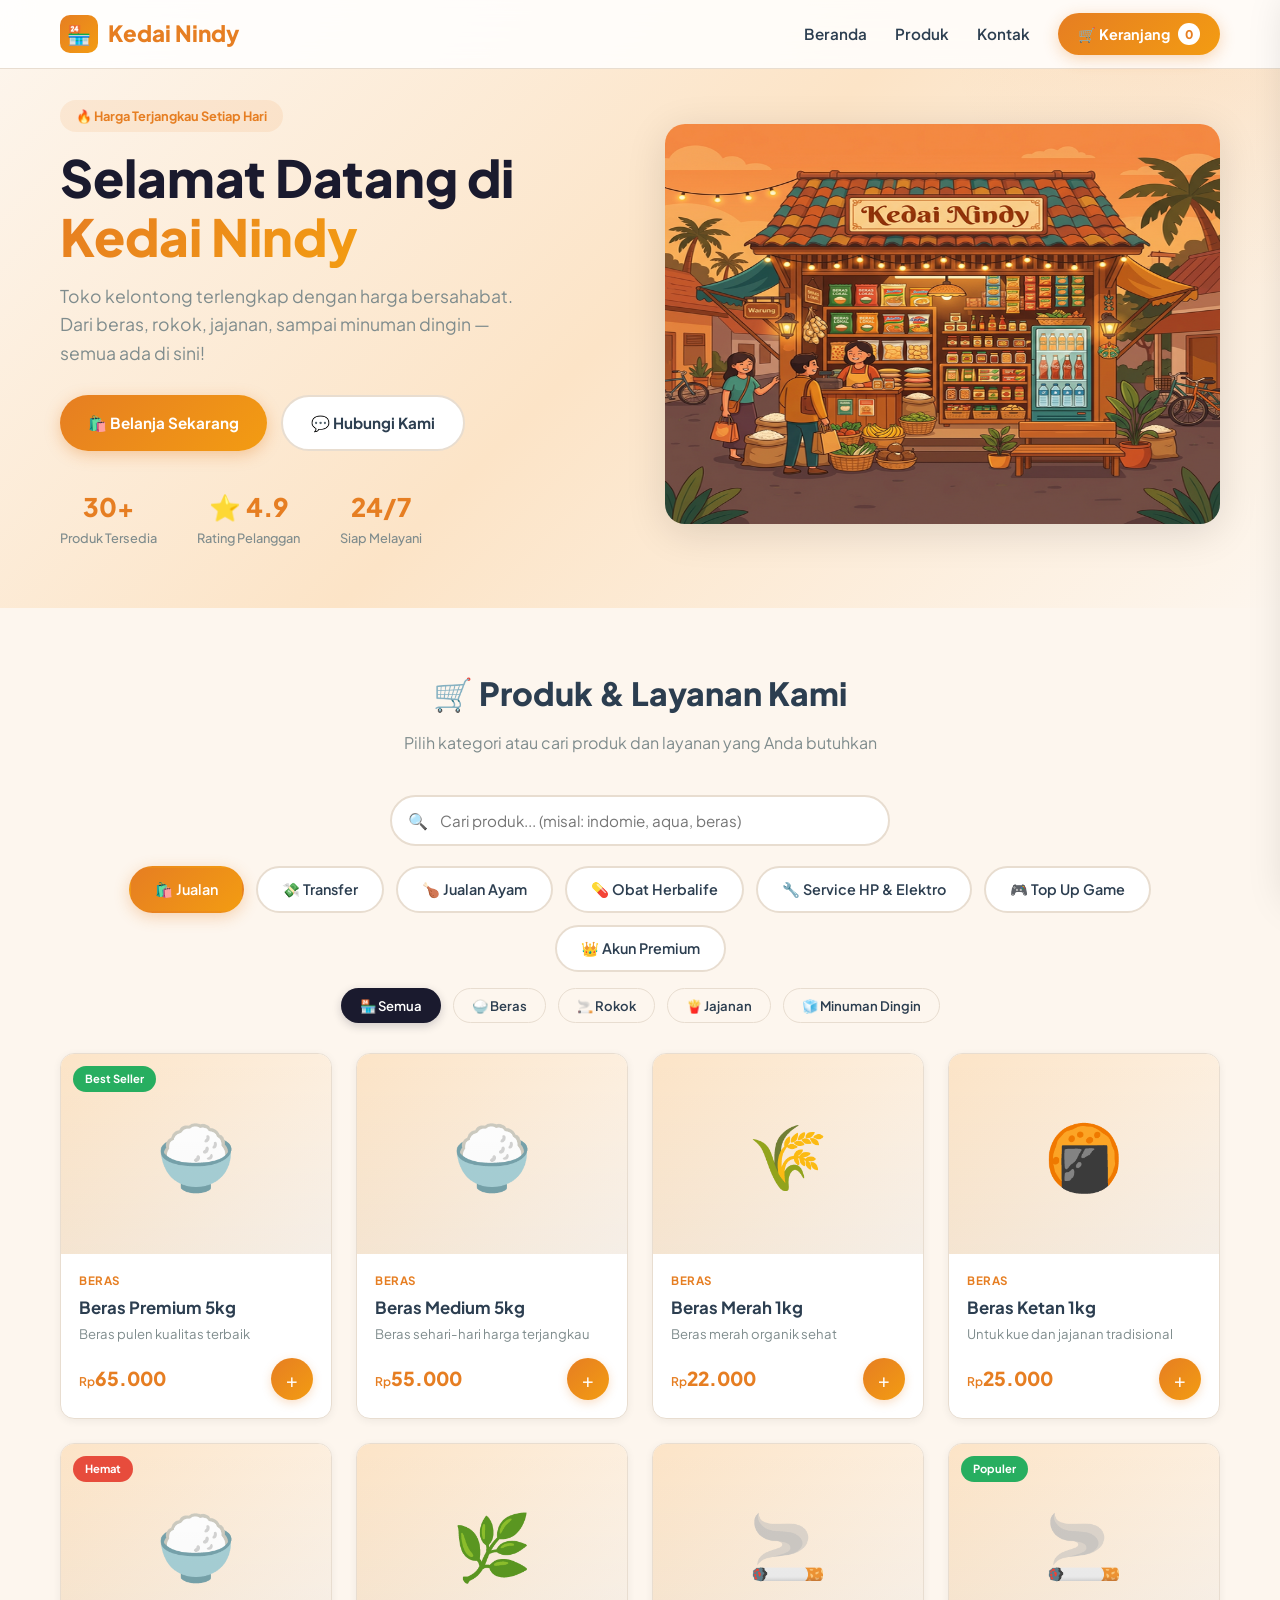
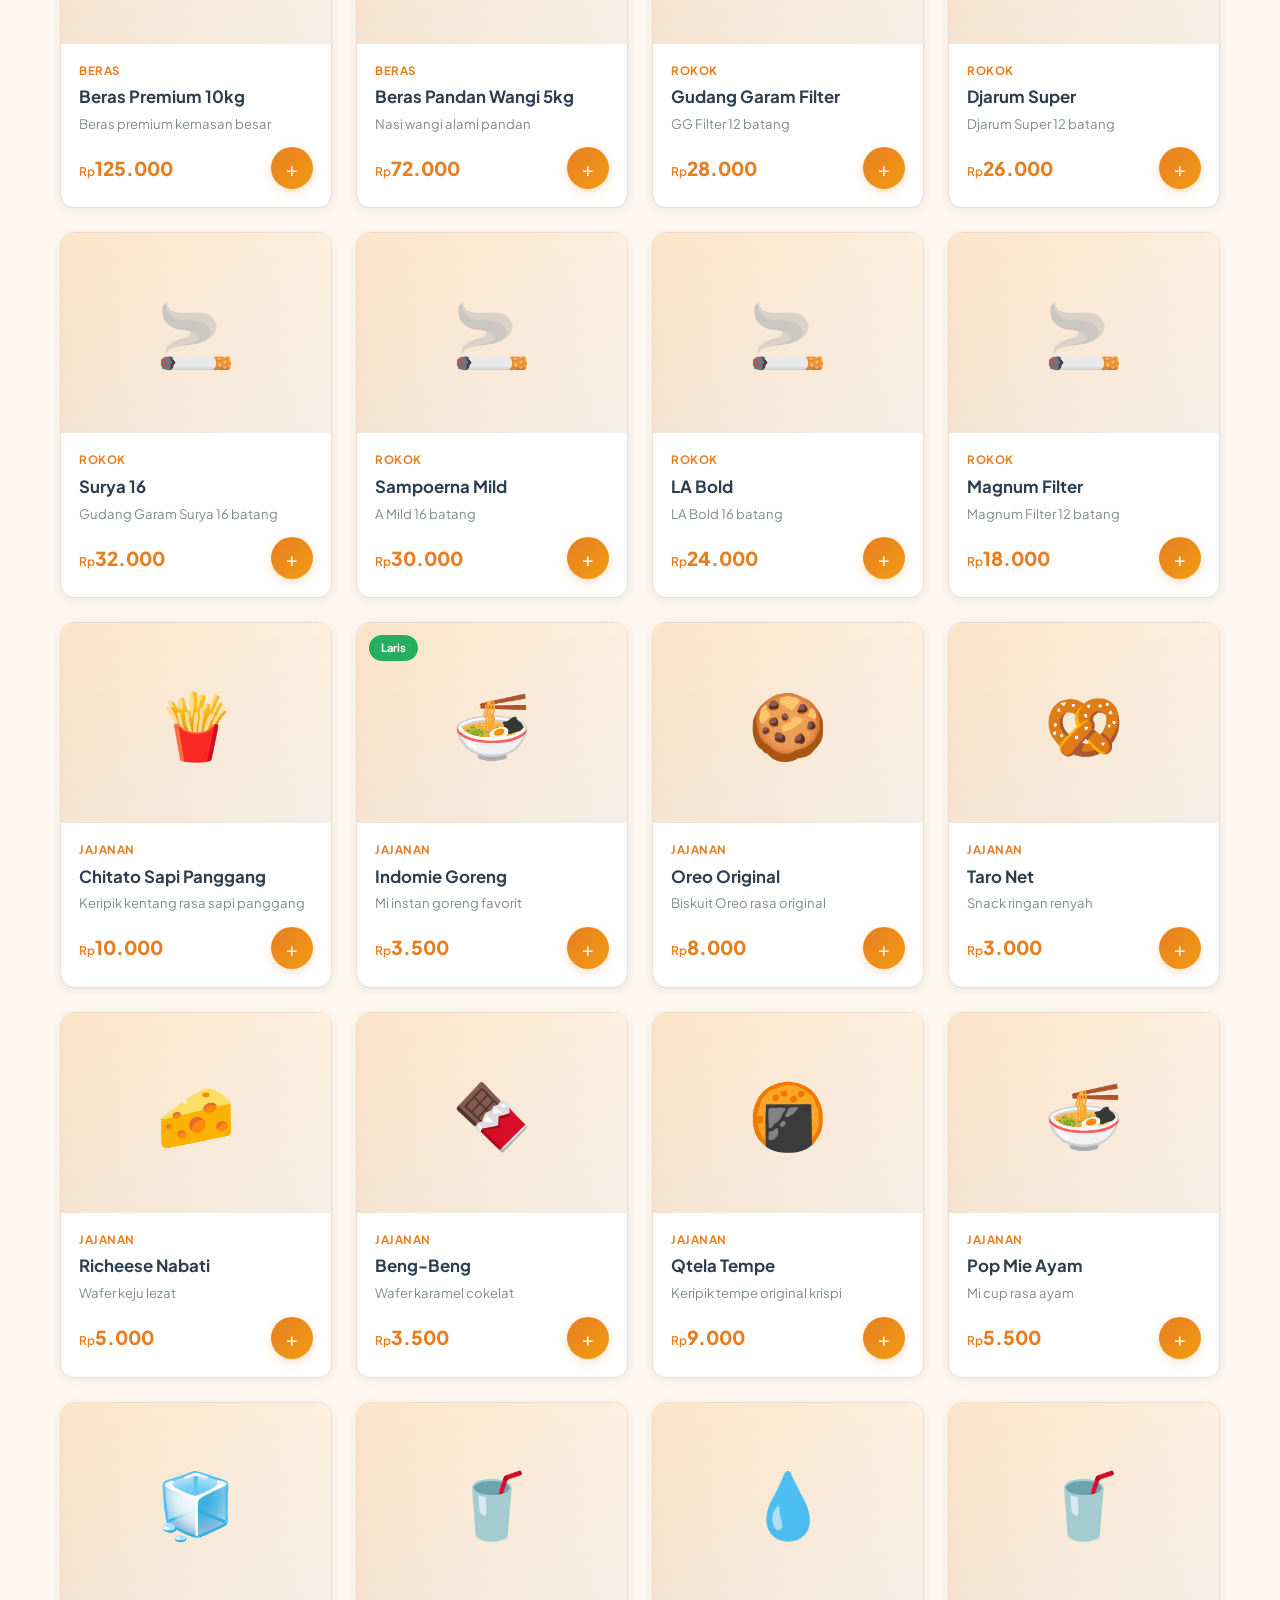
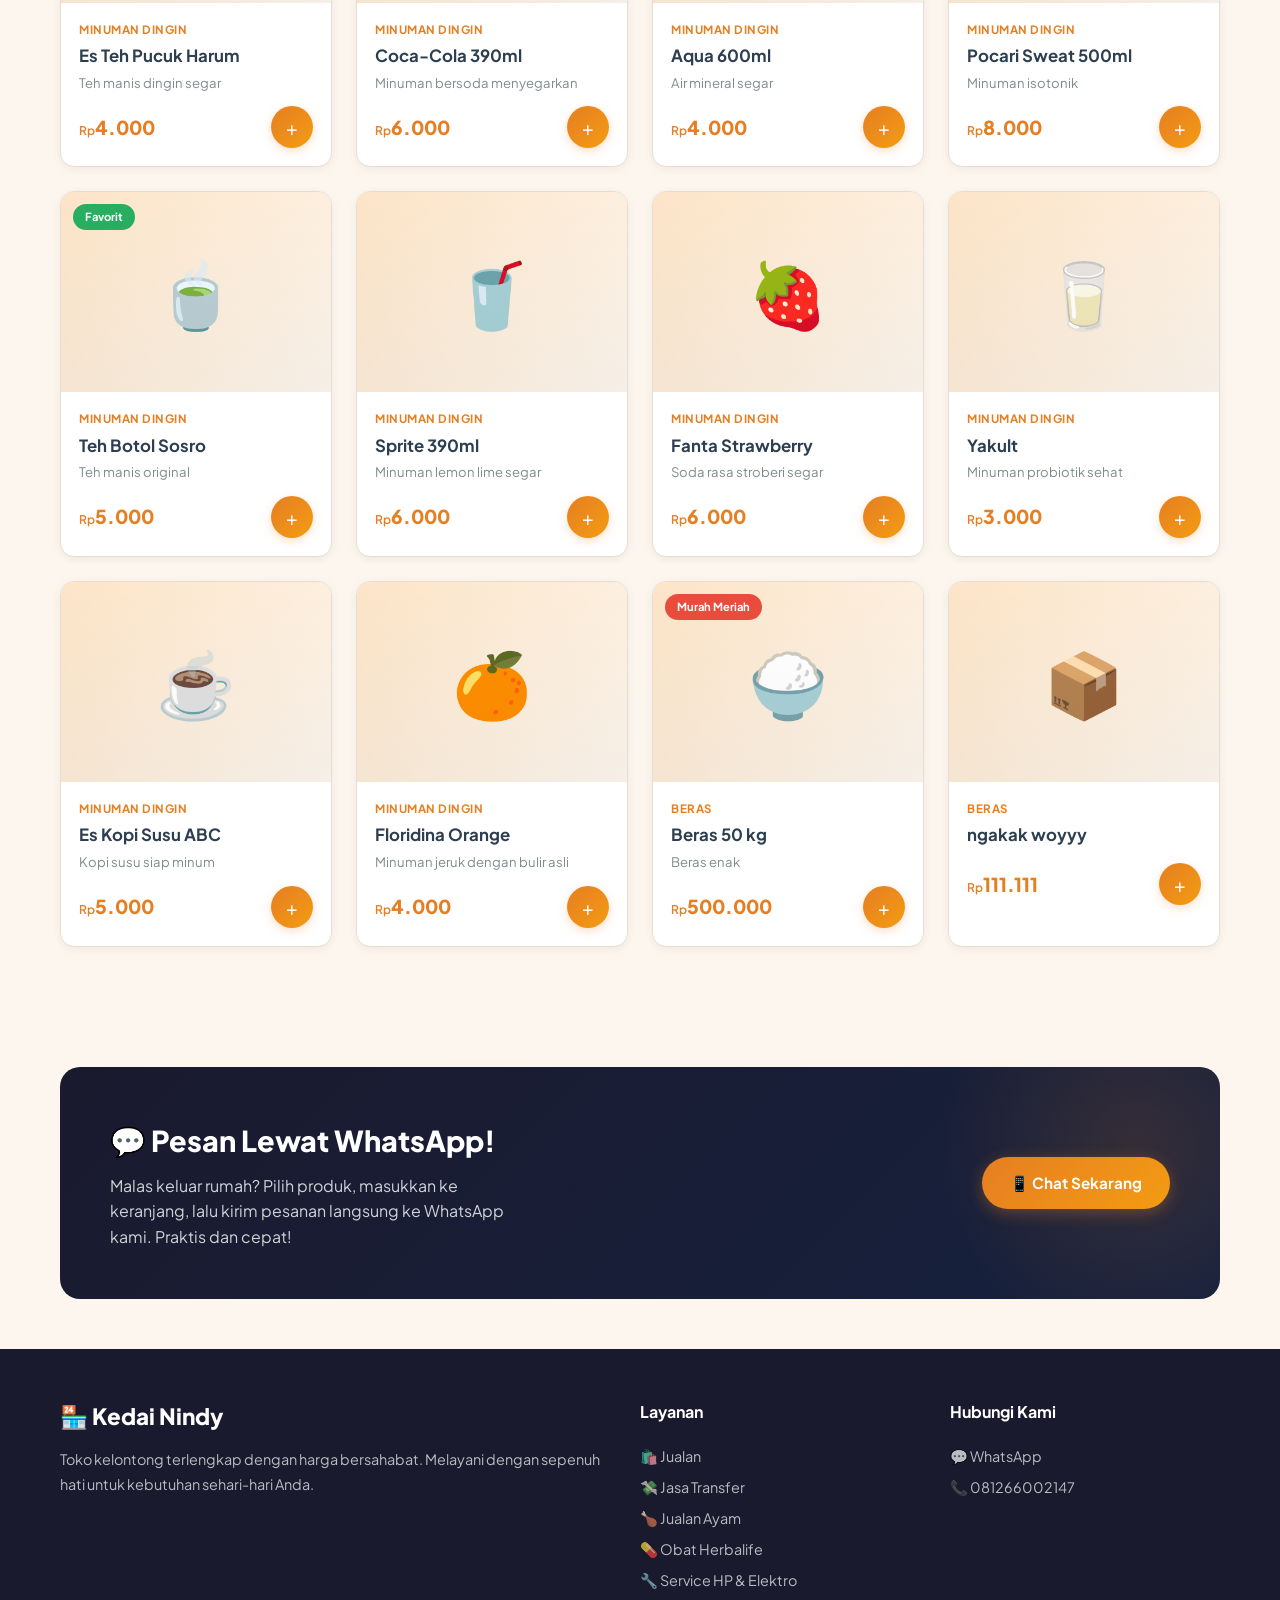
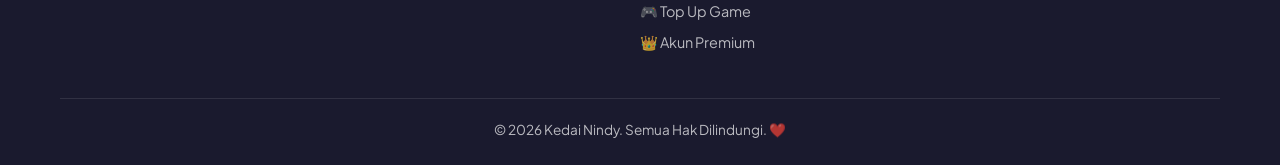
<file: index.html>
<!DOCTYPE html>
<html lang="id">

<head>
  <meta charset="UTF-8">
  <meta name="viewport" content="width=device-width, initial-scale=1.0">
  <title>Kedai Nindy - Toko Kelontong Terlengkap</title>
  <meta name="description"
    content="Kedai Nindy menyediakan beras, rokok, jajanan, minuman dingin, ayam potong, obat Herbalife, jasa transfer, dan service HP & elektronik. Pesan langsung via WhatsApp!">
  <meta name="keywords" content="kedai nindy, toko kelontong, warung, beras, rokok, jajanan, minuman dingin">
  <link rel="stylesheet" href="style.css">
  <link rel="icon"
    href="data:image/svg+xml,<svg xmlns='http://www.w3.org/2000/svg' viewBox='0 0 100 100'><text y='.9em' font-size='90'>🏪</text></svg>">
</head>

<body>

  <!-- ===== NAVBAR ===== -->
  <nav class="navbar" id="navbar">
    <div class="container">
      <a href="#" class="navbar-brand">
        <div class="brand-icon">🏪</div>
        Kedai Nindy
      </a>

      <button class="menu-toggle" onclick="toggleMobileMenu()" aria-label="Toggle menu">☰</button>

      <div class="navbar-links">
        <a href="#beranda">Beranda</a>
        <a href="#produk">Produk</a>
        <a href="#kontak">Kontak</a>
        <button class="cart-btn" onclick="openCart()" id="navCartBtn">
          🛒 Keranjang
          <span class="cart-count">0</span>
        </button>
      </div>
    </div>
  </nav>

  <!-- ===== HERO ===== -->
  <section class="hero" id="beranda">
    <div class="container">
      <div class="hero-content">
        <div class="hero-badge">🔥 Harga Terjangkau Setiap Hari</div>
        <h1>Selamat Datang di<br><span>Kedai Nindy</span></h1>
        <p>Toko kelontong terlengkap dengan harga bersahabat. Dari beras, rokok, jajanan, sampai minuman dingin — semua
          ada di sini!</p>
        <div class="hero-actions">
          <a href="#produk" class="btn btn-primary">🛍️ Belanja Sekarang</a>
          <a href="https://wa.me/6281266002147" target="_blank" class="btn btn-outline">💬 Hubungi Kami</a>
        </div>
        <div class="hero-stats">
          <div class="hero-stat">
            <div class="stat-number">30+</div>
            <div class="stat-label">Produk Tersedia</div>
          </div>
          <div class="hero-stat">
            <div class="stat-number">⭐ 4.9</div>
            <div class="stat-label">Rating Pelanggan</div>
          </div>
          <div class="hero-stat">
            <div class="stat-number">24/7</div>
            <div class="stat-label">Siap Melayani</div>
          </div>
        </div>
      </div>
      <div class="hero-image">
        <img src="hero-banner.png" alt="Kedai Nindy - Toko Kelontong Terlengkap" width="560" height="400">
      </div>
    </div>
  </section>

  <!-- ===== CATEGORIES + PRODUCTS ===== -->
  <section class="categories" id="produk">
    <div class="container">
      <div class="section-header">
        <h2>🛒 Produk & Layanan Kami</h2>
        <p>Pilih kategori atau cari produk dan layanan yang Anda butuhkan</p>
      </div>

      <!-- Search -->
      <div class="search-section">
        <div class="search-bar">
          <span class="search-icon">🔍</span>
          <input type="text" id="searchInput" placeholder="Cari produk... (misal: indomie, aqua, beras)"
            autocomplete="off">
        </div>
      </div>

      <!-- Main Category Tabs -->
      <div class="category-tabs main-tabs">
        <button class="category-tab active" data-category="jualan" onclick="setMainCategory('jualan')">🛍️
          Jualan</button>
        <button class="category-tab" data-category="transfer" onclick="setMainCategory('transfer')">💸 Transfer</button>
        <button class="category-tab" data-category="ayam" onclick="setMainCategory('ayam')">🍗 Jualan Ayam</button>
        <button class="category-tab" data-category="herbalife" onclick="setMainCategory('herbalife')">💊 Obat
          Herbalife</button>
        <button class="category-tab" data-category="service" onclick="setMainCategory('service')">🔧 Service HP &
          Elektro</button>
        <button class="category-tab" data-category="topup" onclick="setMainCategory('topup')">🎮 Top Up Game</button>
        <button class="category-tab" data-category="akun" onclick="setMainCategory('akun')">👑 Akun Premium</button>
      </div>

      <!-- Sub-category Tabs (for Jualan) -->
      <div class="category-tabs sub-tabs" id="subTabs">
        <button class="category-tab sub-tab active" data-category="semua" onclick="setCategory('semua')">🏪
          Semua</button>
        <button class="category-tab sub-tab" data-category="beras" onclick="setCategory('beras')">🍚 Beras</button>
        <button class="category-tab sub-tab" data-category="rokok" onclick="setCategory('rokok')">🚬 Rokok</button>
        <button class="category-tab sub-tab" data-category="jajanan" onclick="setCategory('jajanan')">🍟
          Jajanan</button>
        <button class="category-tab sub-tab" data-category="minuman" onclick="setCategory('minuman')">🧊 Minuman
          Dingin</button>
      </div>

      <!-- Transfer Calculator Section -->
      <div class="transfer-section" id="transferSection" style="display:none;">
        <div class="transfer-card">
          <div class="transfer-header">
            <div class="transfer-icon">💸</div>
            <h3>Jasa Transfer Uang</h3>
            <p>Hitung biaya transfer berdasarkan nominal yang ingin dikirim</p>
          </div>
          <div class="transfer-calculator">
            <label for="transferAmount">Masukkan Nominal Transfer</label>
            <div class="transfer-input-wrap">
              <span class="transfer-prefix">Rp</span>
              <input type="text" id="transferAmount" placeholder="Contoh: 500000" oninput="calculateTransferFee()"
                autocomplete="off">
            </div>
            <div class="transfer-result" id="transferResult">
              <div class="transfer-result-row">
                <span>Nominal Transfer</span>
                <span id="transferNominal">Rp0</span>
              </div>
              <div class="transfer-result-row">
                <span>Biaya Admin</span>
                <span id="transferFee" class="fee-amount">Rp0</span>
              </div>
              <div class="transfer-result-row total-row">
                <span>Total Bayar</span>
                <span id="transferTotal">Rp0</span>
              </div>
            </div>
            <div class="transfer-fee-info">
              <h4>📋 Daftar Biaya Transfer</h4>
              <div class="fee-table">
                <div class="fee-row"><span>Di bawah Rp500.000</span><span class="fee-badge">Rp5.000</span></div>
                <div class="fee-row"><span>Rp500.000 - Rp2.000.000</span><span class="fee-badge">Rp10.000</span></div>
                <div class="fee-row"><span>Rp2.000.001 - Rp5.000.000</span><span class="fee-badge">Rp15.000</span></div>
                <div class="fee-row"><span>Di atas Rp5.000.000</span><span class="fee-badge">Rp20.000</span></div>
              </div>
            </div>
            <a href="https://wa.me/6281266002147?text=Halo%20Kedai%20Nindy%2C%20saya%20mau%20jasa%20transfer."
              target="_blank" class="btn btn-primary transfer-wa-btn">💬 Hubungi via WhatsApp</a>
          </div>
        </div>
      </div>

      <!-- Products Grid -->
      <div class="products-grid" id="productsGrid">
        <!-- Rendered by JS -->
      </div>
    </div>
  </section>

  <!-- ===== PROMO BANNER ===== -->
  <section class="promo-banner">
    <div class="container">
      <div class="promo-card">
        <div class="promo-content">
          <h2>💬 Pesan Lewat WhatsApp!</h2>
          <p>Malas keluar rumah? Pilih produk, masukkan ke keranjang, lalu kirim pesanan langsung ke WhatsApp kami.
            Praktis dan cepat!</p>
        </div>
        <a href="https://wa.me/6281266002147" target="_blank" class="btn btn-primary">📱 Chat Sekarang</a>
      </div>
    </div>
  </section>

  <!-- ===== FOOTER ===== -->
  <footer class="footer" id="kontak">
    <div class="container">
      <div class="footer-grid">
        <div class="footer-brand">
          <h3>🏪 Kedai Nindy</h3>
          <p>Toko kelontong terlengkap dengan harga bersahabat. Melayani dengan sepenuh hati untuk kebutuhan sehari-hari
            Anda.</p>
        </div>
        <div class="footer-col">
          <h4>Layanan</h4>
          <a href="#" onclick="setMainCategory('jualan'); return false;">🛍️ Jualan</a>
          <a href="#" onclick="setMainCategory('transfer'); return false;">💸 Jasa Transfer</a>
          <a href="#" onclick="setMainCategory('ayam'); return false;">🍗 Jualan Ayam</a>
          <a href="#" onclick="setMainCategory('herbalife'); return false;">💊 Obat Herbalife</a>
          <a href="#" onclick="setMainCategory('service'); return false;">🔧 Service HP & Elektro</a>
          <a href="#" onclick="setMainCategory('topup'); return false;">🎮 Top Up Game</a>
          <a href="#" onclick="setMainCategory('akun'); return false;">👑 Akun Premium</a>
        </div>
        <div class="footer-col">
          <h4>Hubungi Kami</h4>
          <a href="https://wa.me/6281266002147" target="_blank">💬 WhatsApp</a>
          <a href="tel:081266002147">📞 081266002147</a>
        </div>
      </div>
      <div class="footer-bottom">
        <p>© 2026 Kedai Nindy. Semua Hak Dilindungi. ❤️</p>
      </div>
    </div>
  </footer>

  <!-- ===== CART SIDEBAR ===== -->
  <div class="cart-overlay" id="cartOverlay" onclick="closeCart()"></div>
  <div class="cart-sidebar" id="cartSidebar">
    <div class="cart-header">
      <h3>🛒 Keranjang Belanja</h3>
      <button class="cart-close-btn" onclick="closeCart()" aria-label="Tutup keranjang">✕</button>
    </div>
    <div class="cart-items" id="cartItems">
      <div class="cart-empty">
        <div class="empty-icon">🛒</div>
        <p>Keranjang masih kosong</p>
        <span>Yuk pilih produk favorit Anda!</span>
      </div>
    </div>
    <div class="cart-footer">
      <div class="cart-total">
        <span class="total-label">Total Belanja</span>
        <span class="total-amount" id="cartTotal">Rp0</span>
      </div>
      <button class="cart-wa-btn" id="waBtn" onclick="sendWhatsApp()" disabled>
        <svg width="20" height="20" viewBox="0 0 24 24" fill="white">
          <path
            d="M17.472 14.382c-.297-.149-1.758-.867-2.03-.967-.273-.099-.471-.148-.67.15-.197.297-.767.966-.94 1.164-.173.199-.347.223-.644.075-.297-.15-1.255-.463-2.39-1.475-.883-.788-1.48-1.761-1.653-2.059-.173-.297-.018-.458.13-.606.134-.133.298-.347.446-.52.149-.174.198-.298.298-.497.099-.198.05-.371-.025-.52-.075-.149-.669-1.612-.916-2.207-.242-.579-.487-.5-.669-.51-.173-.008-.371-.01-.57-.01-.198 0-.52.074-.792.372-.272.297-1.04 1.016-1.04 2.479 0 1.462 1.065 2.875 1.213 3.074.149.198 2.096 3.2 5.077 4.487.709.306 1.262.489 1.694.625.712.227 1.36.195 1.871.118.571-.085 1.758-.719 2.006-1.413.248-.694.248-1.289.173-1.413-.074-.124-.272-.198-.57-.347m-5.421 7.403h-.004a9.87 9.87 0 01-5.031-1.378l-.361-.214-3.741.982.998-3.648-.235-.374a9.86 9.86 0 01-1.51-5.26c.001-5.45 4.436-9.884 9.888-9.884 2.64 0 5.122 1.03 6.988 2.898a9.825 9.825 0 012.893 6.994c-.003 5.45-4.437 9.884-9.885 9.884m8.413-18.297A11.815 11.815 0 0012.05 0C5.495 0 .16 5.335.157 11.892c0 2.096.547 4.142 1.588 5.945L.057 24l6.305-1.654a11.882 11.882 0 005.683 1.448h.005c6.554 0 11.89-5.335 11.893-11.893a11.821 11.821 0 00-3.48-8.413z" />
        </svg>
        Pesan via WhatsApp
      </button>
    </div>
  </div>

  <!-- ===== TOAST CONTAINER ===== -->
  <div class="toast-container" id="toastContainer"></div>

  <!-- ===== SCROLL TO TOP ===== -->
  <button class="scroll-top-btn" id="scrollTopBtn" onclick="scrollToTop()" aria-label="Scroll ke atas">↑</button>

  <script src="products.js"></script>
  <script src="script.js"></script>
</body>

</html>
</file>
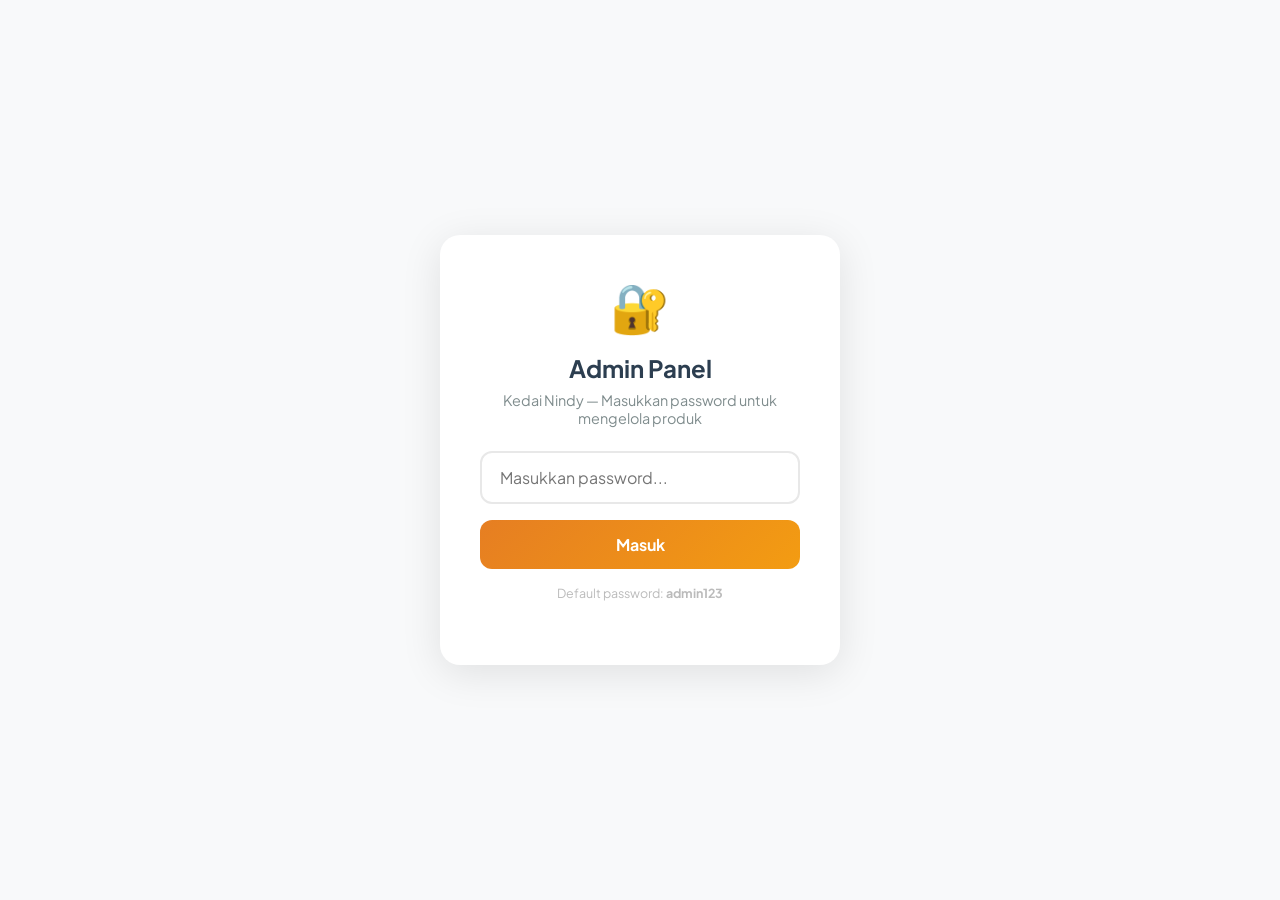
<file: admin.html>
<!DOCTYPE html>
<html lang="id">

<head>
  <meta charset="UTF-8">
  <meta name="viewport" content="width=device-width, initial-scale=1.0">
  <title>Admin Panel - Kedai Nindy</title>
  <link rel="icon"
    href="data:image/svg+xml,<svg xmlns='http://www.w3.org/2000/svg' viewBox='0 0 100 100'><text y='.9em' font-size='90'>⚙️</text></svg>">
  <style>
    @import url('https://fonts.googleapis.com/css2?family=Plus+Jakarta+Sans:wght@400;500;600;700;800&display=swap');

    *,
    *::before,
    *::after {
      box-sizing: border-box;
      margin: 0;
      padding: 0
    }

    :root {
      --primary: #e67e22;
      --primary-dark: #d35400;
      --bg: #f8f9fa;
      --card: #fff;
      --text: #2c3e50;
      --text-light: #7f8c8d;
      --border: #e8e8e8;
      --danger: #e74c3c;
      --success: #27ae60;
      --radius: 12px
    }

    body {
      font-family: 'Plus Jakarta Sans', sans-serif;
      background: var(--bg);
      color: var(--text);
      min-height: 100vh
    }

    /* Login */
    .login-screen {
      display: flex;
      align-items: center;
      justify-content: center;
      min-height: 100vh;
      padding: 20px
    }

    .login-card {
      background: var(--card);
      padding: 40px;
      border-radius: 20px;
      box-shadow: 0 8px 40px rgba(0, 0, 0, 0.1);
      max-width: 400px;
      width: 100%;
      text-align: center
    }

    .login-card h2 {
      font-size: 1.5rem;
      margin-bottom: 8px
    }

    .login-card p {
      color: var(--text-light);
      font-size: 0.9rem;
      margin-bottom: 24px
    }

    .login-card .icon {
      font-size: 3rem;
      margin-bottom: 16px
    }

    .login-card input {
      width: 100%;
      padding: 14px 18px;
      border: 2px solid var(--border);
      border-radius: var(--radius);
      font-family: inherit;
      font-size: 1rem;
      margin-bottom: 16px;
      outline: none;
      transition: .3s
    }

    .login-card input:focus {
      border-color: var(--primary)
    }

    .login-card button {
      width: 100%;
      padding: 14px;
      background: linear-gradient(135deg, var(--primary), #f39c12);
      color: #fff;
      border: none;
      border-radius: var(--radius);
      font-family: inherit;
      font-size: 1rem;
      font-weight: 700;
      cursor: pointer;
      transition: .3s
    }

    .login-card button:hover {
      transform: translateY(-2px);
      box-shadow: 0 4px 15px rgba(230, 126, 34, 0.3)
    }

    .login-error {
      color: var(--danger);
      font-size: 0.85rem;
      margin-bottom: 12px;
      display: none
    }

    /* Dashboard */
    .dashboard {
      display: none
    }

    .topbar {
      background: var(--card);
      padding: 16px 24px;
      display: flex;
      align-items: center;
      justify-content: space-between;
      border-bottom: 1px solid var(--border);
      position: sticky;
      top: 0;
      z-index: 100
    }

    .topbar h1 {
      font-size: 1.2rem;
      display: flex;
      align-items: center;
      gap: 8px
    }

    .topbar-actions {
      display: flex;
      gap: 10px
    }

    .topbar-actions a,
    .topbar-actions button {
      padding: 8px 16px;
      border-radius: 8px;
      font-family: inherit;
      font-size: 0.85rem;
      font-weight: 600;
      cursor: pointer;
      text-decoration: none;
      border: none;
      transition: .3s
    }

    .btn-outline {
      background: transparent;
      border: 2px solid var(--border) !important;
      color: var(--text)
    }

    .btn-outline:hover {
      border-color: var(--primary) !important;
      color: var(--primary)
    }

    .btn-primary {
      background: var(--primary);
      color: #fff
    }

    .btn-primary:hover {
      background: var(--primary-dark)
    }

    .btn-danger {
      background: var(--danger);
      color: #fff
    }

    .btn-success {
      background: var(--success);
      color: #fff
    }

    .container {
      max-width: 1200px;
      margin: 0 auto;
      padding: 24px
    }

    .stats {
      display: grid;
      grid-template-columns: repeat(auto-fit, minmax(200px, 1fr));
      gap: 16px;
      margin-bottom: 24px
    }

    .stat-card {
      background: var(--card);
      padding: 20px;
      border-radius: var(--radius);
      border: 1px solid var(--border)
    }

    .stat-card .label {
      font-size: 0.8rem;
      color: var(--text-light);
      font-weight: 600;
      text-transform: uppercase;
      letter-spacing: .5px
    }

    .stat-card .value {
      font-size: 1.8rem;
      font-weight: 800;
      margin-top: 4px;
      color: var(--primary)
    }

    .toolbar {
      display: flex;
      align-items: center;
      justify-content: space-between;
      gap: 12px;
      margin-bottom: 16px;
      flex-wrap: wrap
    }

    .search-box {
      padding: 10px 16px;
      border: 2px solid var(--border);
      border-radius: 8px;
      font-family: inherit;
      font-size: 0.9rem;
      width: 300px;
      max-width: 100%;
      outline: none;
      transition: .3s
    }

    .search-box:focus {
      border-color: var(--primary)
    }

    .filter-select {
      padding: 10px 16px;
      border: 2px solid var(--border);
      border-radius: 8px;
      font-family: inherit;
      font-size: 0.9rem;
      outline: none;
      background: var(--card);
      cursor: pointer
    }

    .table-wrap {
      background: var(--card);
      border-radius: var(--radius);
      border: 1px solid var(--border);
      overflow-x: auto
    }

    table {
      width: 100%;
      border-collapse: collapse;
      font-size: 0.9rem
    }

    th {
      background: var(--bg);
      padding: 12px 16px;
      text-align: left;
      font-weight: 700;
      font-size: 0.78rem;
      text-transform: uppercase;
      letter-spacing: .5px;
      color: var(--text-light);
      border-bottom: 1px solid var(--border);
      position: sticky;
      top: 0
    }

    td {
      padding: 12px 16px;
      border-bottom: 1px solid var(--border);
      vertical-align: middle
    }

    tr:hover {
      background: #fdf6ee
    }

    .emoji-cell {
      font-size: 1.4rem;
      text-align: center;
      width: 50px
    }

    .cat-badge {
      display: inline-block;
      padding: 3px 10px;
      border-radius: 20px;
      font-size: 0.72rem;
      font-weight: 700;
      background: #eee;
      color: #555
    }

    .price-input {
      width: 120px;
      padding: 6px 10px;
      border: 2px solid var(--border);
      border-radius: 6px;
      font-family: inherit;
      font-size: 0.9rem;
      font-weight: 700;
      text-align: right;
      outline: none;
      transition: .3s
    }

    .price-input:focus {
      border-color: var(--primary);
      box-shadow: 0 0 0 3px rgba(230, 126, 34, 0.1)
    }

    .price-input.changed {
      border-color: var(--success);
      background: #eafaf1
    }

    .action-btns {
      display: flex;
      gap: 6px
    }

    .action-btns button {
      padding: 6px 10px;
      border: none;
      border-radius: 6px;
      cursor: pointer;
      font-size: 0.8rem;
      font-weight: 600;
      font-family: inherit;
      transition: .3s
    }

    .btn-sm-danger {
      background: #fde8e8;
      color: var(--danger)
    }

    .btn-sm-danger:hover {
      background: var(--danger);
      color: #fff
    }

    /* Modal */
    .modal-overlay {
      position: fixed;
      inset: 0;
      background: rgba(0, 0, 0, 0.4);
      backdrop-filter: blur(4px);
      z-index: 1000;
      display: none;
      align-items: center;
      justify-content: center;
      padding: 20px
    }

    .modal-overlay.active {
      display: flex
    }

    .modal {
      background: var(--card);
      border-radius: 16px;
      padding: 32px;
      max-width: 500px;
      width: 100%;
      max-height: 90vh;
      overflow-y: auto;
      box-shadow: 0 20px 60px rgba(0, 0, 0, 0.2)
    }

    .modal h3 {
      font-size: 1.2rem;
      margin-bottom: 20px
    }

    .form-group {
      margin-bottom: 16px
    }

    .form-group label {
      display: block;
      font-weight: 600;
      font-size: 0.85rem;
      margin-bottom: 6px;
      color: var(--text)
    }

    .form-group input,
    .form-group select,
    .form-group textarea {
      width: 100%;
      padding: 10px 14px;
      border: 2px solid var(--border);
      border-radius: 8px;
      font-family: inherit;
      font-size: 0.9rem;
      outline: none;
      transition: .3s
    }

    .form-group input:focus,
    .form-group select:focus {
      border-color: var(--primary)
    }

    .modal-actions {
      display: flex;
      gap: 10px;
      justify-content: flex-end;
      margin-top: 24px
    }

    .toast {
      position: fixed;
      bottom: 24px;
      right: 24px;
      background: var(--text);
      color: #fff;
      padding: 14px 24px;
      border-radius: var(--radius);
      font-weight: 600;
      font-size: 0.9rem;
      z-index: 2000;
      animation: slideIn .4s ease, slideOut .4s ease 2.6s forwards
    }

    @keyframes slideIn {
      from {
        opacity: 0;
        transform: translateX(40px)
      }

      to {
        opacity: 1;
        transform: translateX(0)
      }
    }

    @keyframes slideOut {
      from {
        opacity: 1;
        transform: translateX(0)
      }

      to {
        opacity: 0;
        transform: translateX(40px)
      }
    }

    .save-bar {
      position: fixed;
      bottom: 0;
      left: 0;
      right: 0;
      background: var(--card);
      border-top: 2px solid var(--primary);
      padding: 14px 24px;
      display: none;
      align-items: center;
      justify-content: space-between;
      z-index: 500;
      box-shadow: 0 -4px 20px rgba(0, 0, 0, 0.1)
    }

    .save-bar.active {
      display: flex
    }

    .save-bar p {
      font-weight: 600;
      color: var(--primary)
    }

    @media(max-width:768px) {
      .toolbar {
        flex-direction: column;
        align-items: stretch
      }

      .search-box {
        width: 100%
      }

      .stats {
        grid-template-columns: 1fr 1fr
      }

      .topbar {
        flex-direction: column;
        gap: 10px;
        text-align: center
      }

      .topbar-actions {
        justify-content: center
      }

      td,
      th {
        padding: 8px 10px;
        font-size: 0.8rem
      }

      .price-input {
        width: 90px
      }
    }
  </style>
</head>

<body>

  <!-- LOGIN -->
  <div class="login-screen" id="loginScreen">
    <div class="login-card">
      <div class="icon">🔐</div>
      <h2>Admin Panel</h2>
      <p>Kedai Nindy — Masukkan password untuk mengelola produk</p>
      <div class="login-error" id="loginError">Password salah!</div>
      <input type="password" id="passwordInput" placeholder="Masukkan password..."
        onkeydown="if(event.key==='Enter')doLogin()">
      <button onclick="doLogin()">Masuk</button>
      <p style="margin-top:16px;font-size:0.78rem;color:#bbb">Default password: <strong>admin123</strong></p>
    </div>
  </div>

  <!-- DASHBOARD -->
  <div class="dashboard" id="dashboard">
    <div class="topbar">
      <h1>⚙️ Admin Panel — Kedai Nindy</h1>
      <div class="topbar-actions">
        <a href="index.html" class="btn-outline">🏪 Lihat Toko</a>
        <button class="btn-success" onclick="downloadProductsJS()" title="Download file products.js untuk upload ke GitHub">📦 Download products.js</button>
        <button class="btn-outline" onclick="exportData()">📥 Export JSON</button>
        <button class="btn-outline" onclick="document.getElementById('importFile').click()">📤 Import JSON</button>
        <input type="file" id="importFile" accept=".json" style="display:none" onchange="importData(event)">
        <button class="btn-danger" onclick="resetData()">🔄 Reset Default</button>
        <button class="btn-outline" onclick="logout()">🚪 Logout</button>
      </div>
    </div>

    <div class="container">
      <div class="stats" id="statsArea"></div>

      <div class="toolbar">
        <div style="display:flex;gap:10px;flex-wrap:wrap">
          <input type="text" class="search-box" id="adminSearch" placeholder="🔍 Cari produk..."
            oninput="renderTable()">
          <select class="filter-select" id="adminFilter" onchange="renderTable()">
            <option value="semua">Semua Kategori</option>
            <option value="jualan">🛍️ Jualan</option>
            <option value="ayam">🍗 Ayam</option>
            <option value="herbalife">💊 Herbalife</option>
            <option value="service">🔧 Service</option>
            <option value="topup">🎮 Top Up Game</option>
            <option value="akun">👑 Akun Premium</option>
          </select>
        </div>
        <button class="btn-primary" onclick="openAddModal()">➕ Tambah Produk</button>
      </div>

      <div class="table-wrap">
        <table>
          <thead>
            <tr>
              <th>ID</th>
              <th>Emoji</th>
              <th>Nama Produk</th>
              <th>Kategori</th>
              <th>Harga (Rp)</th>
              <th>Deskripsi</th>
              <th>Badge</th>
              <th>Aksi</th>
            </tr>
          </thead>
          <tbody id="productTable"></tbody>
        </table>
      </div>
    </div>

    <!-- Save Bar -->
    <div class="save-bar" id="saveBar">
      <p>⚠️ Ada perubahan yang belum disimpan!</p>
      <div style="display:flex;gap:10px">
        <button class="btn-outline" onclick="cancelChanges()">Batal</button>
        <button class="btn-success" onclick="saveAllChanges()">💾 Simpan Semua</button>
      </div>
    </div>
  </div>

  <!-- Add/Edit Modal -->
  <div class="modal-overlay" id="modalOverlay" onclick="if(event.target===this)closeModal()">
    <div class="modal">
      <h3 id="modalTitle">Tambah Produk Baru</h3>
      <input type="hidden" id="editId">
      <div class="form-group">
        <label>Nama Produk</label>
        <input type="text" id="fName" placeholder="Contoh: Indomie Goreng">
      </div>
      <div class="form-group">
        <label>Emoji</label>
        <input type="text" id="fEmoji" placeholder="Contoh: 🍜" maxlength="4">
      </div>
      <div class="form-group">
        <label>Harga (Rp)</label>
        <input type="number" id="fPrice" placeholder="Contoh: 3500">
      </div>
      <div class="form-group">
        <label>Kategori Utama</label>
        <select id="fMainCat" onchange="updateSubCat()">
          <option value="jualan">🛍️ Jualan</option>
          <option value="ayam">🍗 Jualan Ayam</option>
          <option value="herbalife">💊 Obat Herbalife</option>
          <option value="service">🔧 Service HP & Elektro</option>
          <option value="topup">🎮 Top Up Game</option>
          <option value="akun">👑 Akun Premium</option>
        </select>
      </div>
      <div class="form-group" id="subCatGroup">
        <label>Sub Kategori</label>
        <select id="fCategory">
          <option value="beras">🍚 Beras</option>
          <option value="rokok">🚬 Rokok</option>
          <option value="jajanan">🍟 Jajanan</option>
          <option value="minuman">🧊 Minuman</option>
        </select>
      </div>
      <div class="form-group">
        <label>Deskripsi</label>
        <input type="text" id="fDesc" placeholder="Deskripsi singkat produk">
      </div>
      <div class="form-group">
        <label>Badge (opsional)</label>
        <input type="text" id="fBadge" placeholder="Contoh: Best Seller, Laris, Hemat">
      </div>
      <div class="modal-actions">
        <button class="btn-outline" onclick="closeModal()">Batal</button>
        <button class="btn-primary" onclick="saveProduct()">💾 Simpan</button>
      </div>
    </div>
  </div>

  <script src="products.js"></script>
  <script>
    // DEFAULT_PRODUCTS dimuat dari products.js

    const ADMIN_PASSWORD = "admin123";
    const STORAGE_KEY = "kedaiNindyProducts";

    let adminProducts = [];
    let pendingChanges = {};

    // --- Login ---
    function doLogin() {
      const pw = document.getElementById("passwordInput").value;
      if (pw === ADMIN_PASSWORD) {
        document.getElementById("loginScreen").style.display = "none";
        document.getElementById("dashboard").style.display = "block";
        sessionStorage.setItem("adminLoggedIn", "1");
        loadProducts();
      } else {
        document.getElementById("loginError").style.display = "block";
      }
    }
    function logout() {
      sessionStorage.removeItem("adminLoggedIn");
      location.reload();
    }

    // --- Load/Save ---
    function loadProducts() {
      const saved = localStorage.getItem(STORAGE_KEY);
      adminProducts = saved ? JSON.parse(saved) : JSON.parse(JSON.stringify(DEFAULT_PRODUCTS));
      pendingChanges = {};
      renderStats();
      renderTable();
      updateSaveBar();
    }

    function saveAllChanges() {
      // Apply pending price changes
      for (const [id, newPrice] of Object.entries(pendingChanges)) {
        const p = adminProducts.find(x => x.id === parseInt(id));
        if (p) p.price = newPrice;
      }
      localStorage.setItem(STORAGE_KEY, JSON.stringify(adminProducts));
      pendingChanges = {};
      renderTable();
      updateSaveBar();
      showToast("✅ Semua perubahan berhasil disimpan!");
    }

    function cancelChanges() {
      pendingChanges = {};
      renderTable();
      updateSaveBar();
    }

    function resetData() {
      if (!confirm("Reset semua produk ke data default? Perubahan harga akan hilang.")) return;
      localStorage.removeItem(STORAGE_KEY);
      loadProducts();
      showToast("🔄 Data berhasil direset ke default!");
    }

    // --- Stats ---
    function renderStats() {
      const cats = {};
      adminProducts.forEach(p => { cats[p.mainCat] = (cats[p.mainCat] || 0) + 1; });
      document.getElementById("statsArea").innerHTML = `
    <div class="stat-card"><div class="label">Total Produk</div><div class="value">${adminProducts.length}</div></div>
    <div class="stat-card"><div class="label">Jualan</div><div class="value">${cats.jualan || 0}</div></div>
    <div class="stat-card"><div class="label">Top Up Game</div><div class="value">${cats.topup || 0}</div></div>
    <div class="stat-card"><div class="label">Akun Premium</div><div class="value">${cats.akun || 0}</div></div>
  `;
    }

    // --- Table ---
    function renderTable() {
      const search = document.getElementById("adminSearch").value.toLowerCase();
      const filter = document.getElementById("adminFilter").value;
      let list = adminProducts;
      if (filter !== "semua") list = list.filter(p => p.mainCat === filter);
      if (search) list = list.filter(p => p.name.toLowerCase().includes(search) || p.desc.toLowerCase().includes(search));

      const catLabels = { beras: "Beras", rokok: "Rokok", jajanan: "Jajanan", minuman: "Minuman", ayam: "Ayam", herbalife: "Herbalife", service: "Service", topup: "Top Up", akun: "Akun Premium" };
      document.getElementById("productTable").innerHTML = list.map(p => {
        const currentPrice = pendingChanges[p.id] !== undefined ? pendingChanges[p.id] : p.price;
        const isChanged = pendingChanges[p.id] !== undefined;
        return `<tr>
      <td>${p.id}</td>
      <td class="emoji-cell">${p.emoji}</td>
      <td><strong>${p.name}</strong></td>
      <td><span class="cat-badge">${catLabels[p.category] || p.category}</span></td>
      <td><input type="text" class="price-input ${isChanged ? 'changed' : ''}" value="${currentPrice.toLocaleString('id-ID')}" onchange="onPriceChange(${p.id},this)" onfocus="this.select()"></td>
      <td style="color:#7f8c8d;font-size:0.82rem">${p.desc}</td>
      <td>${p.badge ? `<span class="cat-badge" style="background:#fff3e0;color:#e67e22">${p.badge}</span>` : '-'}</td>
      <td><div class="action-btns">
        <button class="btn-sm-danger" onclick="editProduct(${p.id})">✏️</button>
        <button class="btn-sm-danger" onclick="deleteProduct(${p.id})">🗑️</button>
      </div></td>
    </tr>`;
      }).join('');
    }

    function onPriceChange(id, el) {
      const raw = el.value.replace(/[^0-9]/g, '');
      const val = parseInt(raw) || 0;
      el.value = val.toLocaleString('id-ID');
      const orig = adminProducts.find(p => p.id === id);
      if (orig && val !== orig.price) {
        pendingChanges[id] = val;
        el.classList.add('changed');
      } else {
        delete pendingChanges[id];
        el.classList.remove('changed');
      }
      updateSaveBar();
    }

    function updateSaveBar() {
      const bar = document.getElementById("saveBar");
      bar.classList.toggle("active", Object.keys(pendingChanges).length > 0);
    }

    // --- CRUD ---
    function deleteProduct(id) {
      const p = adminProducts.find(x => x.id === id);
      if (!confirm(`Hapus "${p.name}"?`)) return;
      adminProducts = adminProducts.filter(x => x.id !== id);
      localStorage.setItem(STORAGE_KEY, JSON.stringify(adminProducts));
      renderStats();
      renderTable();
      showToast("🗑️ Produk berhasil dihapus!");
    }

    function openAddModal() {
      document.getElementById("modalTitle").textContent = "Tambah Produk Baru";
      document.getElementById("editId").value = "";
      document.getElementById("fName").value = "";
      document.getElementById("fEmoji").value = "";
      document.getElementById("fPrice").value = "";
      document.getElementById("fMainCat").value = "jualan";
      document.getElementById("fDesc").value = "";
      document.getElementById("fBadge").value = "";
      updateSubCat();
      document.getElementById("modalOverlay").classList.add("active");
    }

    function editProduct(id) {
      const p = adminProducts.find(x => x.id === id);
      if (!p) return;
      document.getElementById("modalTitle").textContent = "Edit Produk";
      document.getElementById("editId").value = id;
      document.getElementById("fName").value = p.name;
      document.getElementById("fEmoji").value = p.emoji;
      document.getElementById("fPrice").value = p.price;
      document.getElementById("fMainCat").value = p.mainCat;
      updateSubCat();
      document.getElementById("fCategory").value = p.category;
      document.getElementById("fDesc").value = p.desc;
      document.getElementById("fBadge").value = p.badge || "";
      document.getElementById("modalOverlay").classList.add("active");
    }

    function closeModal() {
      document.getElementById("modalOverlay").classList.remove("active");
    }

    function updateSubCat() {
      const mc = document.getElementById("fMainCat").value;
      const group = document.getElementById("subCatGroup");
      const sel = document.getElementById("fCategory");
      if (mc === "jualan") {
        group.style.display = "";
        sel.innerHTML = '<option value="beras">🍚 Beras</option><option value="rokok">🚬 Rokok</option><option value="jajanan">🍟 Jajanan</option><option value="minuman">🧊 Minuman</option>';
      } else {
        group.style.display = "none";
        sel.innerHTML = `<option value="${mc}">${mc}</option>`;
      }
    }

    function saveProduct() {
      const editId = document.getElementById("editId").value;
      const name = document.getElementById("fName").value.trim();
      const emoji = document.getElementById("fEmoji").value.trim();
      const price = parseInt(document.getElementById("fPrice").value) || 0;
      const mainCat = document.getElementById("fMainCat").value;
      const category = document.getElementById("fCategory").value;
      const desc = document.getElementById("fDesc").value.trim();
      const badge = document.getElementById("fBadge").value.trim();

      if (!name || !price) { alert("Nama dan harga wajib diisi!"); return; }

      if (editId) {
        const p = adminProducts.find(x => x.id === parseInt(editId));
        if (p) { Object.assign(p, { name, emoji: emoji || "📦", price, mainCat, category: mainCat === "jualan" ? category : mainCat, desc, badge: badge || undefined }); }
      } else {
        const newId = Math.max(...adminProducts.map(p => p.id), 0) + 1;
        adminProducts.push({ id: newId, name, emoji: emoji || "📦", price, mainCat, category: mainCat === "jualan" ? category : mainCat, desc, badge: badge || undefined });
      }

      localStorage.setItem(STORAGE_KEY, JSON.stringify(adminProducts));
      closeModal();
      renderStats();
      renderTable();
      showToast(editId ? "✏️ Produk berhasil diupdate!" : "✅ Produk baru berhasil ditambahkan!");
    }

    // --- Download products.js untuk upload ke GitHub ---
    function downloadProductsJS() {
      // Generate products.js file content dari data admin saat ini
      let fileContent = `// ============================================\n`;
      fileContent += `// KEDAI NINDY - Data Produk\n`;
      fileContent += `// File ini berisi semua data produk toko.\n`;
      fileContent += `// Dihasilkan otomatis oleh Admin Panel pada ${new Date().toLocaleString('id-ID')}\n`;
      fileContent += `// ============================================\n\n`;
      fileContent += `const DEFAULT_PRODUCTS = [\n`;
      
      adminProducts.forEach((p, i) => {
        const props = [];
        props.push(`id: ${p.id}`);
        props.push(`name: ${JSON.stringify(p.name)}`);
        props.push(`price: ${p.price}`);
        props.push(`category: ${JSON.stringify(p.category)}`);
        props.push(`mainCat: ${JSON.stringify(p.mainCat)}`);
        props.push(`emoji: ${JSON.stringify(p.emoji)}`);
        props.push(`desc: ${JSON.stringify(p.desc)}`);
        if (p.badge) props.push(`badge: ${JSON.stringify(p.badge)}`);
        
        const comma = i < adminProducts.length - 1 ? ',' : ',';
        fileContent += `  { ${props.join(', ')} }${comma}\n`;
      });
      
      fileContent += `];\n`;
      
      const blob = new Blob([fileContent], { type: "application/javascript" });
      const a = document.createElement("a");
      a.href = URL.createObjectURL(blob);
      a.download = "products.js";
      a.click();
      showToast("📦 products.js berhasil di-download! Upload file ini ke GitHub untuk update toko.");
    }

    // --- Export/Import ---
    function exportData() {
      const blob = new Blob([JSON.stringify(adminProducts, null, 2)], { type: "application/json" });
      const a = document.createElement("a");
      a.href = URL.createObjectURL(blob);
      a.download = "kedai-nindy-products.json";
      a.click();
      showToast("📥 Data berhasil di-export!");
    }

    function importData(e) {
      const file = e.target.files[0];
      if (!file) return;
      const reader = new FileReader();
      reader.onload = function (ev) {
        try {
          const data = JSON.parse(ev.target.result);
          if (!Array.isArray(data)) throw new Error();
          adminProducts = data;
          localStorage.setItem(STORAGE_KEY, JSON.stringify(adminProducts));
          renderStats();
          renderTable();
          showToast("📤 Data berhasil di-import!");
        } catch { alert("File JSON tidak valid!"); }
      };
      reader.readAsText(file);
      e.target.value = "";
    }

    // --- Toast ---
    function showToast(msg) {
      const t = document.createElement("div");
      t.className = "toast";
      t.textContent = msg;
      document.body.appendChild(t);
      setTimeout(() => t.remove(), 3000);
    }

    // --- Auto Login Check ---
    if (sessionStorage.getItem("adminLoggedIn") === "1") {
      document.getElementById("loginScreen").style.display = "none";
      document.getElementById("dashboard").style.display = "block";
      loadProducts();
    }
  </script>
</body>

</html>
</file>
<file: style.css>
/* ============================================
   KEDAI NINDY - Stylesheet
   ============================================ */

@import url('https://fonts.googleapis.com/css2?family=Plus+Jakarta+Sans:wght@400;500;600;700;800&display=swap');

/* ---------- CSS Variables ---------- */
:root {
  --color-primary: #e67e22;
  --color-primary-dark: #d35400;
  --color-primary-light: #f39c12;
  --color-accent: #27ae60;
  --color-accent-dark: #219a52;
  --color-bg: #fdf6ee;
  --color-bg-card: #ffffff;
  --color-bg-dark: #1a1a2e;
  --color-text: #2c3e50;
  --color-text-light: #7f8c8d;
  --color-text-white: #ffffff;
  --color-border: #e8ddd0;
  --color-success: #2ecc71;
  --color-danger: #e74c3c;
  --color-whatsapp: #25D366;
  --shadow-sm: 0 2px 8px rgba(0, 0, 0, 0.06);
  --shadow-md: 0 4px 20px rgba(0, 0, 0, 0.08);
  --shadow-lg: 0 8px 40px rgba(0, 0, 0, 0.12);
  --shadow-glow: 0 0 20px rgba(230, 126, 34, 0.3);
  --radius-sm: 8px;
  --radius-md: 14px;
  --radius-lg: 20px;
  --radius-xl: 28px;
  --transition: 0.3s cubic-bezier(0.25, 0.46, 0.45, 0.94);
}

/* ---------- Reset & Base ---------- */
*,
*::before,
*::after {
  box-sizing: border-box;
  margin: 0;
  padding: 0;
}

html {
  scroll-behavior: smooth;
}

body {
  font-family: 'Plus Jakarta Sans', sans-serif;
  background: var(--color-bg);
  color: var(--color-text);
  line-height: 1.6;
  overflow-x: hidden;
}

a {
  text-decoration: none;
  color: inherit;
}

ul {
  list-style: none;
}

img {
  max-width: 100%;
  display: block;
}

button {
  cursor: pointer;
  border: none;
  font-family: inherit;
}

/* ---------- Utility ---------- */
.container {
  max-width: 1200px;
  margin: 0 auto;
  padding: 0 20px;
}

/* ---------- Navbar ---------- */
.navbar {
  position: fixed;
  top: 0;
  left: 0;
  right: 0;
  z-index: 1000;
  background: rgba(255, 255, 255, 0.85);
  backdrop-filter: blur(16px);
  -webkit-backdrop-filter: blur(16px);
  border-bottom: 1px solid var(--color-border);
  transition: var(--transition);
}

.navbar.scrolled {
  box-shadow: var(--shadow-md);
}

.navbar .container {
  display: flex;
  align-items: center;
  justify-content: space-between;
  height: 68px;
}

.navbar-brand {
  display: flex;
  align-items: center;
  gap: 10px;
  font-size: 1.4rem;
  font-weight: 800;
  color: var(--color-primary);
}

.navbar-brand .brand-icon {
  width: 38px;
  height: 38px;
  background: linear-gradient(135deg, var(--color-primary), var(--color-primary-light));
  border-radius: 10px;
  display: flex;
  align-items: center;
  justify-content: center;
  font-size: 1.2rem;
  color: white;
}

.navbar-links {
  display: flex;
  align-items: center;
  gap: 28px;
}

.navbar-links a {
  font-weight: 600;
  font-size: 0.95rem;
  color: var(--color-text);
  position: relative;
  transition: var(--transition);
}

.navbar-links a:hover {
  color: var(--color-primary);
}

.navbar-links a::after {
  content: '';
  position: absolute;
  bottom: -4px;
  left: 0;
  width: 0;
  height: 2px;
  background: var(--color-primary);
  border-radius: 2px;
  transition: var(--transition);
}

.navbar-links a:hover::after {
  width: 100%;
}

.cart-btn {
  position: relative;
  background: linear-gradient(135deg, var(--color-primary), var(--color-primary-light));
  color: white;
  padding: 10px 20px;
  border-radius: var(--radius-xl);
  font-weight: 700;
  font-size: 0.9rem;
  display: flex;
  align-items: center;
  gap: 8px;
  transition: var(--transition);
  box-shadow: 0 4px 15px rgba(230, 126, 34, 0.3);
}

.cart-btn:hover {
  transform: translateY(-2px);
  box-shadow: var(--shadow-glow);
}

.cart-btn .cart-count {
  background: white;
  color: var(--color-primary);
  width: 22px;
  height: 22px;
  border-radius: 50%;
  display: flex;
  align-items: center;
  justify-content: center;
  font-size: 0.75rem;
  font-weight: 800;
}

/* Mobile menu toggle */
.menu-toggle {
  display: none;
  background: none;
  font-size: 1.5rem;
  color: var(--color-text);
  padding: 5px;
}

/* ---------- Hero Section ---------- */
.hero {
  padding: 100px 0 60px;
  background: linear-gradient(135deg, #fdf6ee 0%, #fce4c7 50%, #fdf6ee 100%);
  position: relative;
  overflow: hidden;
}

.hero::before {
  content: '';
  position: absolute;
  top: -50%;
  right: -20%;
  width: 600px;
  height: 600px;
  background: radial-gradient(circle, rgba(230, 126, 34, 0.08) 0%, transparent 70%);
  border-radius: 50%;
}

.hero .container {
  display: flex;
  align-items: center;
  gap: 50px;
}

.hero-content {
  flex: 1;
  z-index: 1;
}

.hero-badge {
  display: inline-flex;
  align-items: center;
  gap: 6px;
  background: rgba(230, 126, 34, 0.1);
  color: var(--color-primary);
  padding: 6px 16px;
  border-radius: var(--radius-xl);
  font-weight: 700;
  font-size: 0.8rem;
  margin-bottom: 16px;
  animation: fadeInUp 0.6s ease;
}

.hero-content h1 {
  font-size: 3.2rem;
  font-weight: 800;
  line-height: 1.15;
  margin-bottom: 16px;
  color: var(--color-bg-dark);
  animation: fadeInUp 0.6s ease 0.1s both;
}

.hero-content h1 span {
  background: linear-gradient(135deg, var(--color-primary), var(--color-primary-light));
  -webkit-background-clip: text;
  -webkit-text-fill-color: transparent;
  background-clip: text;
}

.hero-content p {
  font-size: 1.1rem;
  color: var(--color-text-light);
  margin-bottom: 28px;
  max-width: 480px;
  animation: fadeInUp 0.6s ease 0.2s both;
}

.hero-actions {
  display: flex;
  gap: 14px;
  animation: fadeInUp 0.6s ease 0.3s both;
}

.btn {
  display: inline-flex;
  align-items: center;
  gap: 8px;
  padding: 14px 28px;
  border-radius: var(--radius-xl);
  font-weight: 700;
  font-size: 0.95rem;
  transition: var(--transition);
}

.btn-primary {
  background: linear-gradient(135deg, var(--color-primary), var(--color-primary-light));
  color: white;
  box-shadow: 0 4px 15px rgba(230, 126, 34, 0.35);
}

.btn-primary:hover {
  transform: translateY(-3px);
  box-shadow: 0 6px 25px rgba(230, 126, 34, 0.45);
}

.btn-outline {
  background: white;
  color: var(--color-text);
  border: 2px solid var(--color-border);
}

.btn-outline:hover {
  border-color: var(--color-primary);
  color: var(--color-primary);
  transform: translateY(-3px);
}

.hero-image {
  flex: 1;
  z-index: 1;
  animation: fadeInRight 0.8s ease 0.2s both;
}

.hero-image img {
  border-radius: var(--radius-lg);
  box-shadow: var(--shadow-lg);
}

/* Hero Stats */
.hero-stats {
  display: flex;
  gap: 40px;
  margin-top: 36px;
  animation: fadeInUp 0.6s ease 0.4s both;
}

.hero-stat {
  text-align: center;
}

.hero-stat .stat-number {
  font-size: 1.6rem;
  font-weight: 800;
  color: var(--color-primary);
}

.hero-stat .stat-label {
  font-size: 0.8rem;
  color: var(--color-text-light);
  font-weight: 500;
}

/* ---------- Categories Section ---------- */
.categories {
  padding: 60px 0 30px;
}

.section-header {
  text-align: center;
  margin-bottom: 40px;
}

.section-header h2 {
  font-size: 2rem;
  font-weight: 800;
  margin-bottom: 10px;
}

.section-header p {
  color: var(--color-text-light);
  font-size: 1rem;
}

.category-tabs {
  display: flex;
  justify-content: center;
  flex-wrap: wrap;
  gap: 12px;
  margin-bottom: 40px;
}

.category-tab {
  background: var(--color-bg-card);
  border: 2px solid var(--color-border);
  padding: 12px 24px;
  border-radius: var(--radius-xl);
  font-weight: 600;
  font-size: 0.9rem;
  color: var(--color-text);
  transition: var(--transition);
  display: flex;
  align-items: center;
  gap: 8px;
}

.category-tab:hover {
  border-color: var(--color-primary);
  color: var(--color-primary);
  transform: translateY(-2px);
}

.category-tab.active {
  background: linear-gradient(135deg, var(--color-primary), var(--color-primary-light));
  color: white;
  border-color: transparent;
  box-shadow: 0 4px 15px rgba(230, 126, 34, 0.3);
}

/* ---------- Main & Sub Tabs ---------- */
.main-tabs {
  margin-bottom: 16px;
}

.sub-tabs {
  margin-bottom: 30px;
}

.sub-tab {
  padding: 8px 18px;
  font-size: 0.82rem;
  border-radius: 20px;
  background: transparent;
  border: 1.5px solid var(--color-border);
}

.sub-tab.active {
  background: var(--color-bg-dark);
  color: white;
  border-color: transparent;
  box-shadow: 0 3px 10px rgba(26, 26, 46, 0.2);
}

.sub-tab:hover:not(.active) {
  border-color: var(--color-bg-dark);
  color: var(--color-bg-dark);
}

/* ---------- Transfer Section ---------- */
.transfer-section {
  max-width: 600px;
  margin: 0 auto;
  padding-bottom: 40px;
  animation: fadeInUp 0.5s ease;
}

.transfer-card {
  background: var(--color-bg-card);
  border-radius: var(--radius-lg);
  overflow: hidden;
  box-shadow: var(--shadow-md);
  border: 1px solid var(--color-border);
}

.transfer-header {
  background: linear-gradient(135deg, #1a1a2e 0%, #16213e 100%);
  color: white;
  padding: 36px 32px;
  text-align: center;
}

.transfer-icon {
  font-size: 3rem;
  margin-bottom: 12px;
}

.transfer-header h3 {
  font-size: 1.5rem;
  font-weight: 800;
  margin-bottom: 6px;
}

.transfer-header p {
  opacity: 0.75;
  font-size: 0.9rem;
}

.transfer-calculator {
  padding: 32px;
}

.transfer-calculator label {
  font-weight: 700;
  font-size: 0.9rem;
  display: block;
  margin-bottom: 8px;
  color: var(--color-text);
}

.transfer-input-wrap {
  display: flex;
  align-items: center;
  border: 2px solid var(--color-border);
  border-radius: var(--radius-md);
  overflow: hidden;
  transition: var(--transition);
  margin-bottom: 24px;
}

.transfer-input-wrap:focus-within {
  border-color: var(--color-primary);
  box-shadow: 0 0 0 4px rgba(230, 126, 34, 0.1);
}

.transfer-prefix {
  padding: 14px 16px;
  background: var(--color-bg);
  font-weight: 700;
  font-size: 1rem;
  color: var(--color-text-light);
  border-right: 2px solid var(--color-border);
}

.transfer-input-wrap input {
  flex: 1;
  padding: 14px 16px;
  border: none;
  outline: none;
  font-family: inherit;
  font-size: 1.1rem;
  font-weight: 600;
  color: var(--color-text);
  background: transparent;
}

.transfer-result {
  background: var(--color-bg);
  border-radius: var(--radius-md);
  padding: 20px;
  margin-bottom: 24px;
}

.transfer-result-row {
  display: flex;
  justify-content: space-between;
  align-items: center;
  padding: 8px 0;
  font-size: 0.95rem;
}

.transfer-result-row span:first-child {
  color: var(--color-text-light);
}

.transfer-result-row span:last-child {
  font-weight: 700;
}

.transfer-result-row .fee-amount {
  color: var(--color-primary);
}

.transfer-result-row.total-row {
  border-top: 2px solid var(--color-border);
  margin-top: 8px;
  padding-top: 14px;
}

.transfer-result-row.total-row span:first-child {
  font-weight: 700;
  color: var(--color-text);
}

.transfer-result-row.total-row span:last-child {
  font-size: 1.2rem;
  font-weight: 800;
  color: var(--color-primary);
}

.transfer-fee-info {
  margin-bottom: 24px;
}

.transfer-fee-info h4 {
  font-size: 0.95rem;
  font-weight: 700;
  margin-bottom: 12px;
  color: var(--color-text);
}

.fee-table {
  display: flex;
  flex-direction: column;
  gap: 8px;
}

.fee-row {
  display: flex;
  justify-content: space-between;
  align-items: center;
  padding: 10px 14px;
  background: var(--color-bg);
  border-radius: var(--radius-sm);
  font-size: 0.88rem;
}

.fee-row span:first-child {
  color: var(--color-text-light);
}

.fee-badge {
  background: linear-gradient(135deg, var(--color-primary), var(--color-primary-light));
  color: white;
  padding: 4px 12px;
  border-radius: 20px;
  font-size: 0.78rem;
  font-weight: 700;
}

.transfer-wa-btn {
  width: 100%;
  text-align: center;
  justify-content: center;
  font-size: 1rem;
  padding: 16px;
  position: relative;
  z-index: 2;
}

/* ---------- Products Grid ---------- */
.products-grid {
  display: grid;
  grid-template-columns: repeat(auto-fill, minmax(260px, 1fr));
  gap: 24px;
  padding-bottom: 40px;
}

.product-card {
  background: var(--color-bg-card);
  border-radius: var(--radius-md);
  overflow: hidden;
  box-shadow: var(--shadow-sm);
  border: 1px solid var(--color-border);
  transition: var(--transition);
  position: relative;
  animation: fadeInUp 0.5s ease both;
}

.product-card:hover {
  transform: translateY(-6px);
  box-shadow: var(--shadow-lg);
  border-color: transparent;
}

.product-card .product-badge {
  position: absolute;
  top: 12px;
  left: 12px;
  background: var(--color-danger);
  color: white;
  padding: 4px 12px;
  border-radius: var(--radius-xl);
  font-size: 0.7rem;
  font-weight: 700;
  z-index: 2;
}

.product-card .product-badge.best-seller {
  background: var(--color-accent);
}

.product-image {
  height: 200px;
  background: linear-gradient(135deg, #fce4c7, #fdf6ee);
  display: flex;
  align-items: center;
  justify-content: center;
  font-size: 4rem;
  position: relative;
  overflow: hidden;
}

.product-image.ayam-bg {
  background: linear-gradient(135deg, #fde2e2, #fdf6ee);
}

.product-image.herbalife-bg {
  background: linear-gradient(135deg, #d4efdf, #eafaf1);
}

.product-image.service-bg {
  background: linear-gradient(135deg, #d6eaf8, #ebf5fb);
}

.product-image.topup-bg {
  background: linear-gradient(135deg, #e8daef, #f5eef8);
}

.product-image.akun-bg {
  background: linear-gradient(135deg, #fdebd0, #fef9e7);
}

.price-prefix {
  font-size: 0.65rem;
  font-weight: 600;
  color: var(--color-text-light);
  text-transform: uppercase;
  letter-spacing: 0.3px;
}

.product-image::after {
  content: '';
  position: absolute;
  inset: 0;
  background: linear-gradient(to top, rgba(0, 0, 0, 0.03), transparent);
}

.product-info {
  padding: 18px;
}

.product-category-label {
  font-size: 0.72rem;
  font-weight: 700;
  text-transform: uppercase;
  letter-spacing: 0.5px;
  color: var(--color-primary);
  margin-bottom: 4px;
}

.product-name {
  font-size: 1.05rem;
  font-weight: 700;
  margin-bottom: 4px;
  color: var(--color-text);
}

.product-desc {
  font-size: 0.82rem;
  color: var(--color-text-light);
  margin-bottom: 14px;
  line-height: 1.4;
}

.product-footer {
  display: flex;
  align-items: center;
  justify-content: space-between;
}

.product-price {
  font-size: 1.2rem;
  font-weight: 800;
  color: var(--color-primary);
}

.product-price .currency {
  font-size: 0.75rem;
  font-weight: 600;
}

.add-to-cart-btn {
  background: linear-gradient(135deg, var(--color-primary), var(--color-primary-light));
  color: white;
  width: 42px;
  height: 42px;
  border-radius: 50%;
  display: flex;
  align-items: center;
  justify-content: center;
  font-size: 1.2rem;
  transition: var(--transition);
  box-shadow: 0 3px 10px rgba(230, 126, 34, 0.25);
}

.add-to-cart-btn:hover {
  transform: scale(1.12);
  box-shadow: 0 5px 18px rgba(230, 126, 34, 0.4);
}

.add-to-cart-btn.added {
  background: linear-gradient(135deg, var(--color-accent), var(--color-accent-dark));
  box-shadow: 0 3px 10px rgba(39, 174, 96, 0.3);
}

/* ---------- Cart Sidebar ---------- */
.cart-overlay {
  position: fixed;
  inset: 0;
  background: rgba(0, 0, 0, 0.4);
  backdrop-filter: blur(4px);
  z-index: 2000;
  opacity: 0;
  visibility: hidden;
  transition: var(--transition);
}

.cart-overlay.active {
  opacity: 1;
  visibility: visible;
}

.cart-sidebar {
  position: fixed;
  top: 0;
  right: -440px;
  width: 420px;
  max-width: 100vw;
  height: 100vh;
  background: var(--color-bg-card);
  z-index: 2001;
  transition: 0.4s cubic-bezier(0.16, 1, 0.3, 1);
  display: flex;
  flex-direction: column;
  box-shadow: -10px 0 40px rgba(0, 0, 0, 0.15);
}

.cart-sidebar.active {
  right: 0;
}

.cart-header {
  display: flex;
  align-items: center;
  justify-content: space-between;
  padding: 20px 24px;
  border-bottom: 1px solid var(--color-border);
}

.cart-header h3 {
  font-size: 1.2rem;
  font-weight: 800;
  display: flex;
  align-items: center;
  gap: 8px;
}

.cart-close-btn {
  background: var(--color-bg);
  width: 36px;
  height: 36px;
  border-radius: 50%;
  display: flex;
  align-items: center;
  justify-content: center;
  font-size: 1.1rem;
  transition: var(--transition);
}

.cart-close-btn:hover {
  background: var(--color-danger);
  color: white;
}

.cart-items {
  flex: 1;
  overflow-y: auto;
  padding: 16px 24px;
}

.cart-empty {
  text-align: center;
  padding: 60px 20px;
  color: var(--color-text-light);
}

.cart-empty .empty-icon {
  font-size: 3.5rem;
  margin-bottom: 16px;
  opacity: 0.5;
}

.cart-empty p {
  font-weight: 600;
  margin-bottom: 4px;
}

.cart-empty span {
  font-size: 0.85rem;
}

.cart-item {
  display: flex;
  align-items: center;
  gap: 14px;
  padding: 14px 0;
  border-bottom: 1px solid var(--color-border);
  animation: fadeInUp 0.3s ease;
}

.cart-item-emoji {
  width: 52px;
  height: 52px;
  background: linear-gradient(135deg, #fce4c7, #fdf6ee);
  border-radius: var(--radius-sm);
  display: flex;
  align-items: center;
  justify-content: center;
  font-size: 1.6rem;
  flex-shrink: 0;
}

.cart-item-details {
  flex: 1;
  min-width: 0;
}

.cart-item-name {
  font-weight: 700;
  font-size: 0.9rem;
  white-space: nowrap;
  overflow: hidden;
  text-overflow: ellipsis;
}

.cart-item-price {
  font-size: 0.82rem;
  color: var(--color-primary);
  font-weight: 600;
}

.cart-item-controls {
  display: flex;
  align-items: center;
  gap: 8px;
  flex-shrink: 0;
}

.qty-btn {
  width: 30px;
  height: 30px;
  border-radius: 8px;
  background: var(--color-bg);
  display: flex;
  align-items: center;
  justify-content: center;
  font-size: 1rem;
  font-weight: 700;
  transition: var(--transition);
  color: var(--color-text);
}

.qty-btn:hover {
  background: var(--color-primary);
  color: white;
}

.cart-item-qty {
  font-weight: 700;
  font-size: 0.95rem;
  min-width: 20px;
  text-align: center;
}

.cart-item-remove {
  background: none;
  color: var(--color-danger);
  font-size: 1rem;
  padding: 4px;
  transition: var(--transition);
  opacity: 0.6;
}

.cart-item-remove:hover {
  opacity: 1;
  transform: scale(1.2);
}

.cart-footer {
  padding: 20px 24px;
  border-top: 1px solid var(--color-border);
  background: var(--color-bg);
}

.cart-total {
  display: flex;
  align-items: center;
  justify-content: space-between;
  margin-bottom: 16px;
}

.cart-total .total-label {
  font-weight: 600;
  color: var(--color-text-light);
}

.cart-total .total-amount {
  font-size: 1.4rem;
  font-weight: 800;
  color: var(--color-primary);
}

.cart-wa-btn {
  width: 100%;
  padding: 16px;
  border-radius: var(--radius-xl);
  background: var(--color-whatsapp);
  color: white;
  font-size: 1rem;
  font-weight: 700;
  display: flex;
  align-items: center;
  justify-content: center;
  gap: 10px;
  transition: var(--transition);
  box-shadow: 0 4px 15px rgba(37, 211, 102, 0.3);
}

.cart-wa-btn:hover {
  background: #1da851;
  transform: translateY(-2px);
  box-shadow: 0 6px 25px rgba(37, 211, 102, 0.4);
}

.cart-wa-btn:disabled {
  opacity: 0.5;
  cursor: not-allowed;
  transform: none;
}

/* ---------- Promo Banner ---------- */
.promo-banner {
  padding: 50px 0;
}

.promo-card {
  background: linear-gradient(135deg, var(--color-bg-dark) 0%, #16213e 100%);
  border-radius: var(--radius-lg);
  padding: 50px;
  display: flex;
  align-items: center;
  justify-content: space-between;
  gap: 40px;
  color: white;
  position: relative;
  overflow: hidden;
}

.promo-card::before {
  content: '';
  position: absolute;
  top: -50%;
  right: -10%;
  width: 400px;
  height: 400px;
  background: radial-gradient(circle, rgba(230, 126, 34, 0.15) 0%, transparent 70%);
  border-radius: 50%;
  pointer-events: none;
}

.promo-content h2 {
  font-size: 1.8rem;
  font-weight: 800;
  margin-bottom: 10px;
}

.promo-content p {
  opacity: 0.8;
  max-width: 420px;
}

.promo-card .btn-primary {
  flex-shrink: 0;
  position: relative;
  z-index: 2;
}

/* ---------- Footer ---------- */
.footer {
  background: var(--color-bg-dark);
  color: rgba(255, 255, 255, 0.7);
  padding: 50px 0 24px;
}

.footer-grid {
  display: grid;
  grid-template-columns: 2fr 1fr 1fr;
  gap: 40px;
  margin-bottom: 40px;
}

.footer-brand h3 {
  font-size: 1.4rem;
  font-weight: 800;
  color: white;
  margin-bottom: 12px;
}

.footer-brand p {
  font-size: 0.9rem;
  line-height: 1.7;
}

.footer-col h4 {
  color: white;
  font-weight: 700;
  margin-bottom: 16px;
}

.footer-col a {
  display: block;
  padding: 4px 0;
  font-size: 0.9rem;
  transition: var(--transition);
}

.footer-col a:hover {
  color: var(--color-primary);
}

.footer-bottom {
  border-top: 1px solid rgba(255, 255, 255, 0.1);
  padding-top: 20px;
  text-align: center;
  font-size: 0.85rem;
}

/* ---------- Toast Notification ---------- */
.toast-container {
  position: fixed;
  bottom: 30px;
  right: 30px;
  z-index: 3000;
  display: flex;
  flex-direction: column;
  gap: 10px;
}

.toast {
  background: var(--color-bg-dark);
  color: white;
  padding: 14px 24px;
  border-radius: var(--radius-md);
  font-size: 0.9rem;
  font-weight: 600;
  box-shadow: var(--shadow-lg);
  display: flex;
  align-items: center;
  gap: 10px;
  animation: toastIn 0.4s ease, toastOut 0.4s ease 2.5s forwards;
  max-width: 340px;
}

/* ---------- Scroll to Top Button ---------- */
.scroll-top-btn {
  position: fixed;
  bottom: 30px;
  left: 30px;
  width: 48px;
  height: 48px;
  border-radius: 50%;
  background: linear-gradient(135deg, var(--color-primary), var(--color-primary-light));
  color: white;
  font-size: 1.2rem;
  display: flex;
  align-items: center;
  justify-content: center;
  box-shadow: var(--shadow-md);
  opacity: 0;
  visibility: hidden;
  transform: translateY(20px);
  transition: var(--transition);
  z-index: 999;
}

.scroll-top-btn.visible {
  opacity: 1;
  visibility: visible;
  transform: translateY(0);
}

.scroll-top-btn:hover {
  transform: translateY(-3px);
  box-shadow: var(--shadow-glow);
}

/* ---------- Search Bar ---------- */
.search-section {
  padding: 0 0 20px;
}

.search-bar {
  max-width: 500px;
  margin: 0 auto;
  position: relative;
}

.search-bar input {
  width: 100%;
  padding: 14px 20px 14px 48px;
  border: 2px solid var(--color-border);
  border-radius: var(--radius-xl);
  font-family: inherit;
  font-size: 0.95rem;
  background: var(--color-bg-card);
  color: var(--color-text);
  transition: var(--transition);
  outline: none;
}

.search-bar input:focus {
  border-color: var(--color-primary);
  box-shadow: 0 0 0 4px rgba(230, 126, 34, 0.1);
}

.search-bar .search-icon {
  position: absolute;
  left: 18px;
  top: 50%;
  transform: translateY(-50%);
  font-size: 1rem;
  color: var(--color-text-light);
}

/* ---------- Animations ---------- */
@keyframes fadeInUp {
  from {
    opacity: 0;
    transform: translateY(24px);
  }

  to {
    opacity: 1;
    transform: translateY(0);
  }
}

@keyframes fadeInRight {
  from {
    opacity: 0;
    transform: translateX(40px);
  }

  to {
    opacity: 1;
    transform: translateX(0);
  }
}

@keyframes toastIn {
  from {
    opacity: 0;
    transform: translateX(60px);
  }

  to {
    opacity: 1;
    transform: translateX(0);
  }
}

@keyframes toastOut {
  from {
    opacity: 1;
    transform: translateX(0);
  }

  to {
    opacity: 0;
    transform: translateX(60px);
  }
}

@keyframes pulse {

  0%,
  100% {
    transform: scale(1);
  }

  50% {
    transform: scale(1.15);
  }
}

.pulse {
  animation: pulse 0.4s ease;
}

/* ---------- Responsive ---------- */
@media (max-width: 960px) {
  .hero .container {
    flex-direction: column;
    text-align: center;
  }

  .hero-content p {
    margin-left: auto;
    margin-right: auto;
  }

  .hero-actions {
    justify-content: center;
  }

  .hero-stats {
    justify-content: center;
  }

  .hero-image {
    max-width: 500px;
  }

  .footer-grid {
    grid-template-columns: 1fr;
    text-align: center;
  }

  .promo-card {
    flex-direction: column;
    text-align: center;
    padding: 36px 24px;
  }

  .transfer-calculator {
    padding: 24px;
  }

  .main-tabs {
    gap: 8px;
  }

  .main-tabs .category-tab {
    padding: 10px 16px;
    font-size: 0.8rem;
  }
}

@media (max-width: 768px) {
  .navbar-links {
    display: none;
  }

  .menu-toggle {
    display: block;
  }

  .navbar-links.mobile-open {
    display: flex;
    flex-direction: column;
    position: absolute;
    top: 68px;
    left: 0;
    right: 0;
    background: white;
    padding: 20px;
    gap: 16px;
    border-bottom: 1px solid var(--color-border);
    box-shadow: var(--shadow-md);
    animation: fadeInUp 0.3s ease;
  }

  .hero-content h1 {
    font-size: 2.2rem;
  }

  .products-grid {
    grid-template-columns: repeat(auto-fill, minmax(220px, 1fr));
    gap: 16px;
  }

  .cart-sidebar {
    width: 100vw;
  }

  .section-header h2 {
    font-size: 1.5rem;
  }
}

@media (max-width: 480px) {
  .hero-content h1 {
    font-size: 1.8rem;
  }

  .hero-actions {
    flex-direction: column;
    align-items: center;
  }

  .hero-stats {
    gap: 20px;
  }

  .category-tabs {
    gap: 8px;
  }

  .category-tab {
    padding: 10px 16px;
    font-size: 0.8rem;
  }

  .products-grid {
    grid-template-columns: 1fr 1fr;
    gap: 12px;
  }

  .product-image {
    height: 140px;
    font-size: 3rem;
  }

  .product-info {
    padding: 12px;
  }

  .product-name {
    font-size: 0.9rem;
  }

  .product-desc {
    display: none;
  }

  .product-price {
    font-size: 1rem;
  }

  .add-to-cart-btn {
    width: 36px;
    height: 36px;
    font-size: 1rem;
  }

  .toast-container {
    left: 10px;
    right: 10px;
    bottom: 20px;
  }

  .toast {
    max-width: 100%;
  }
}
</file>
